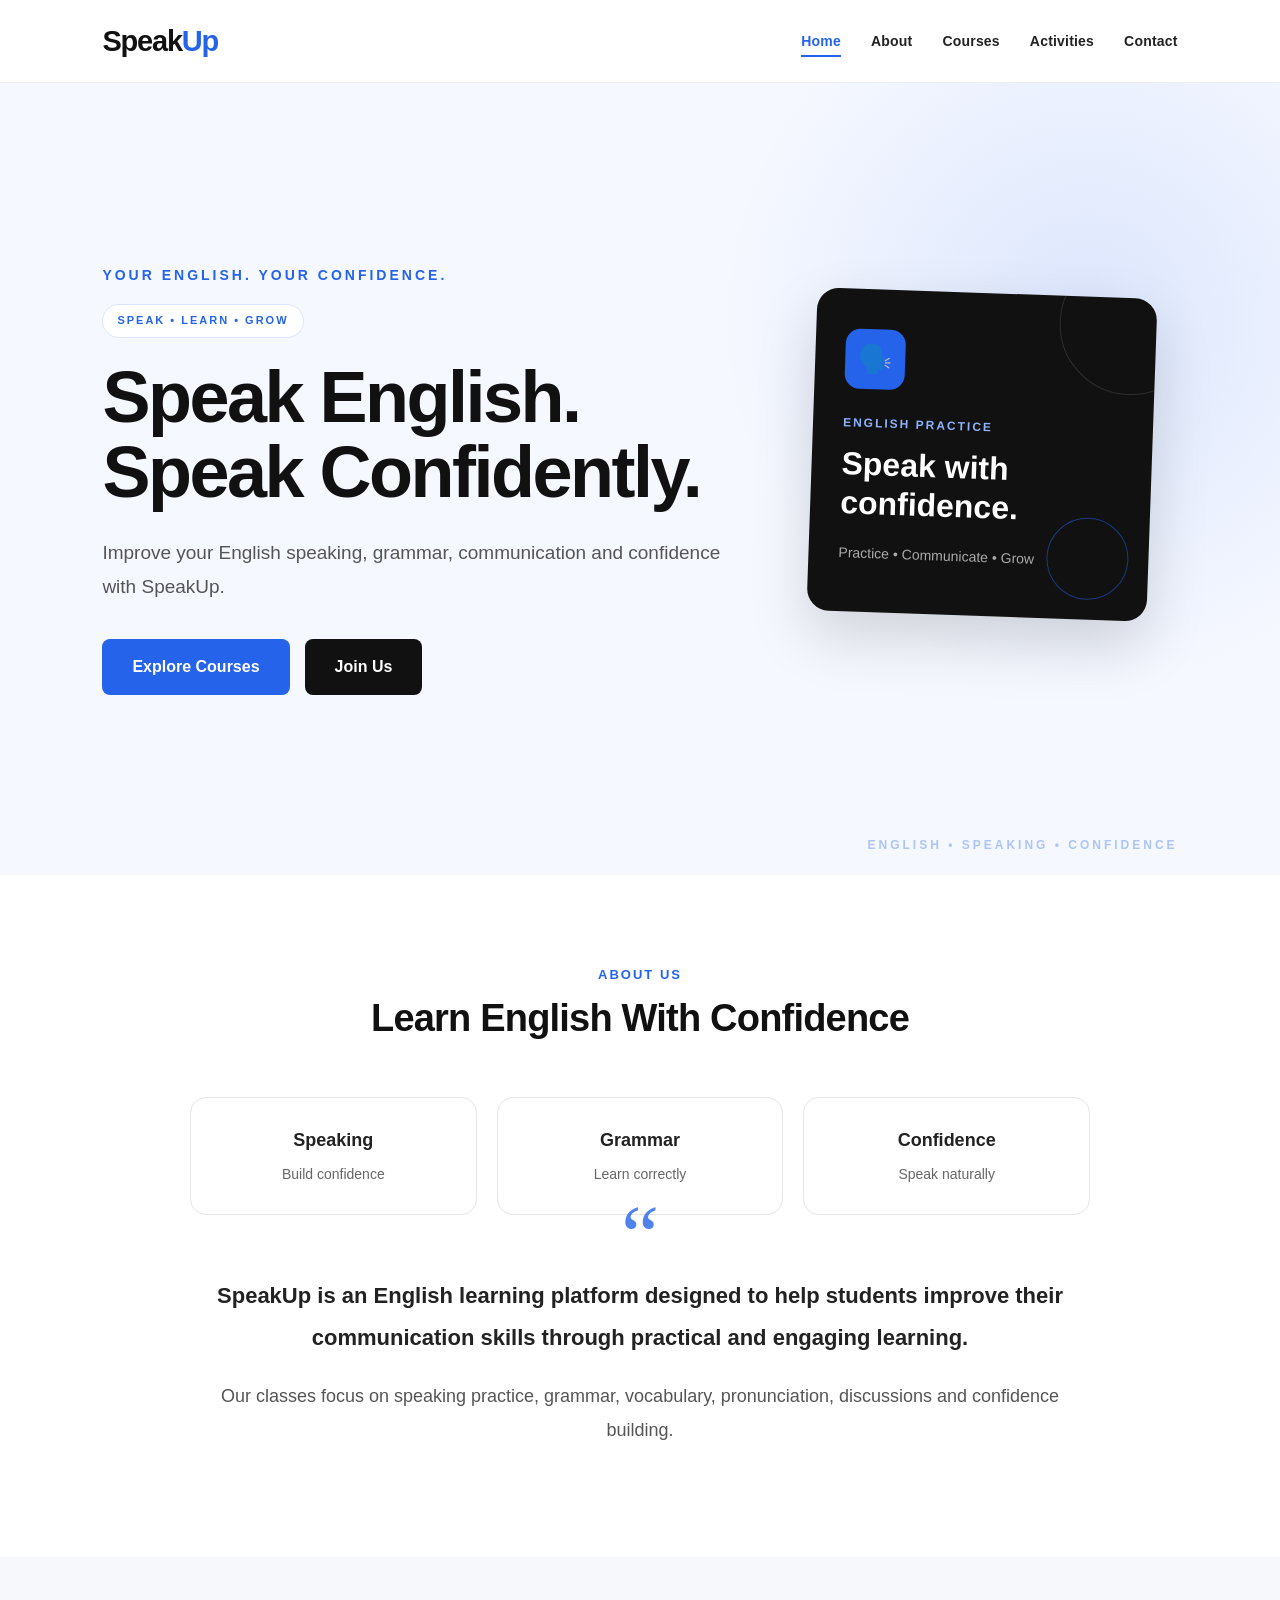
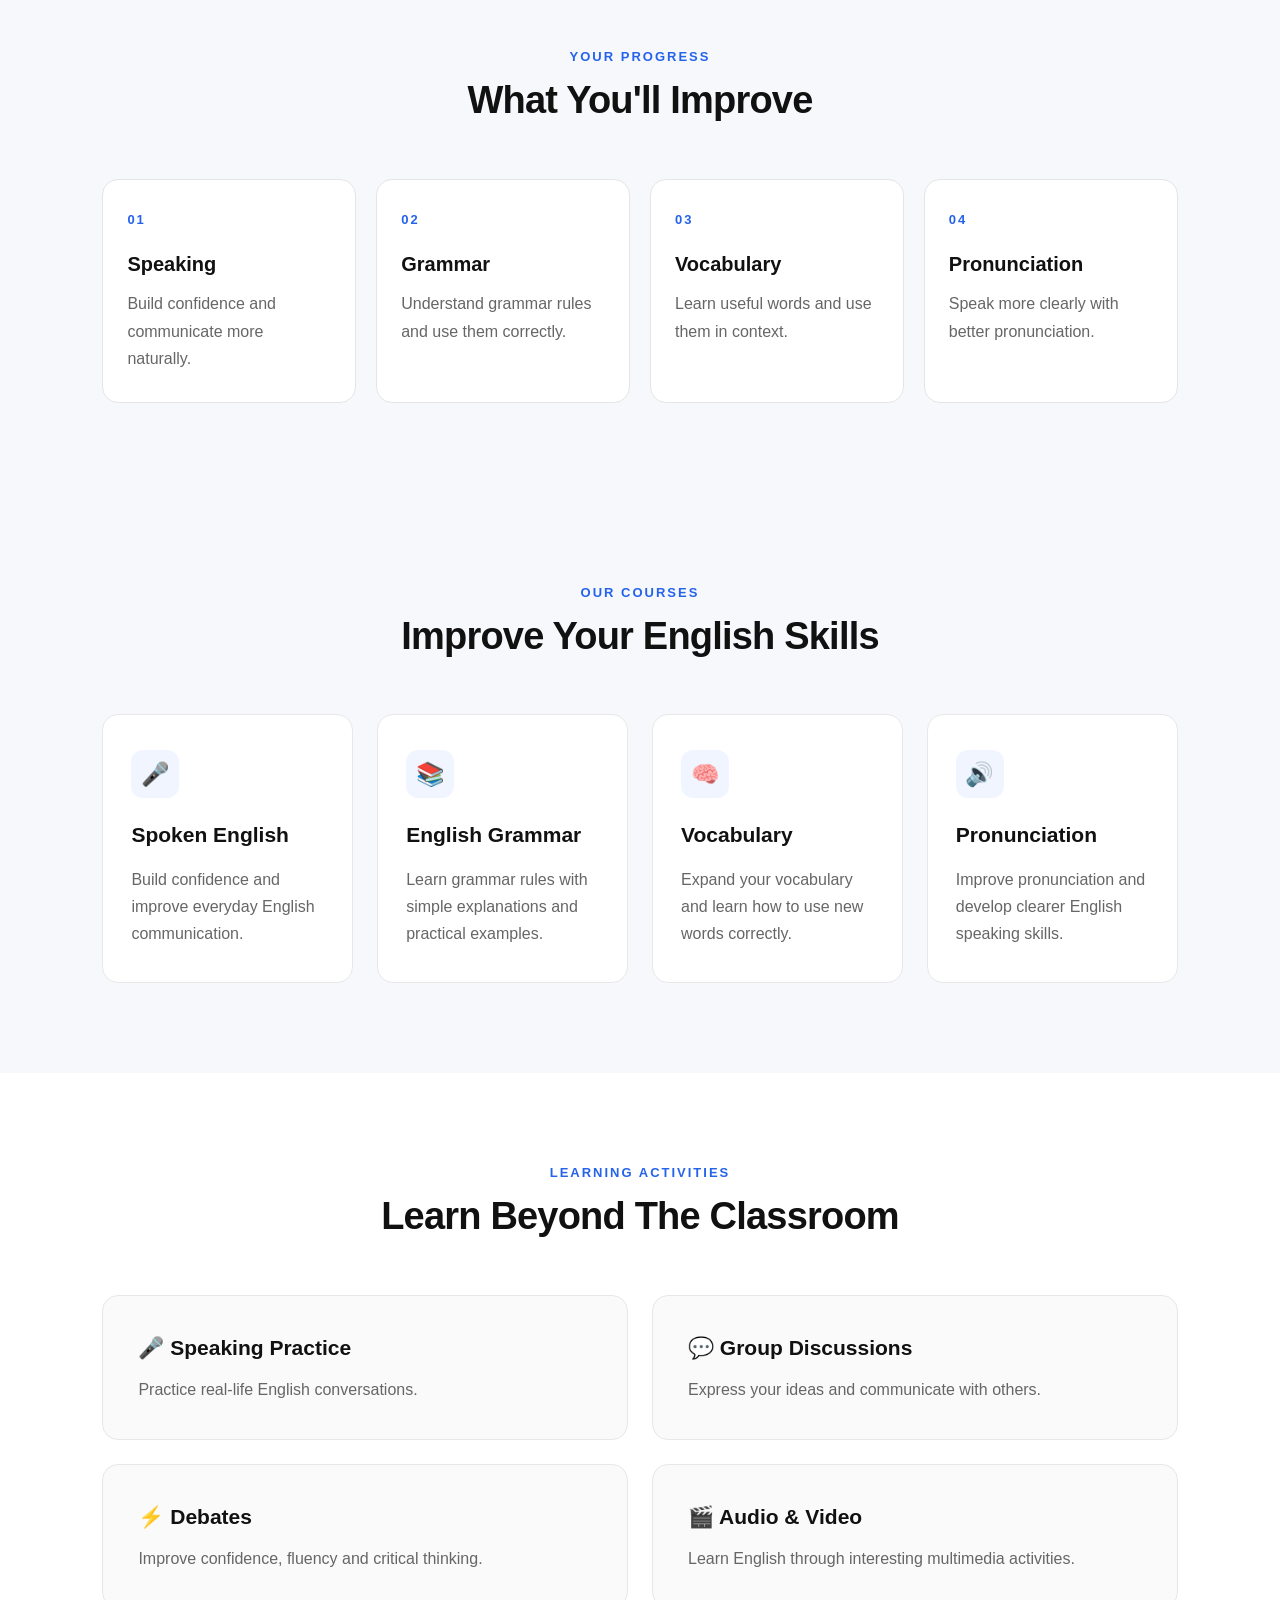
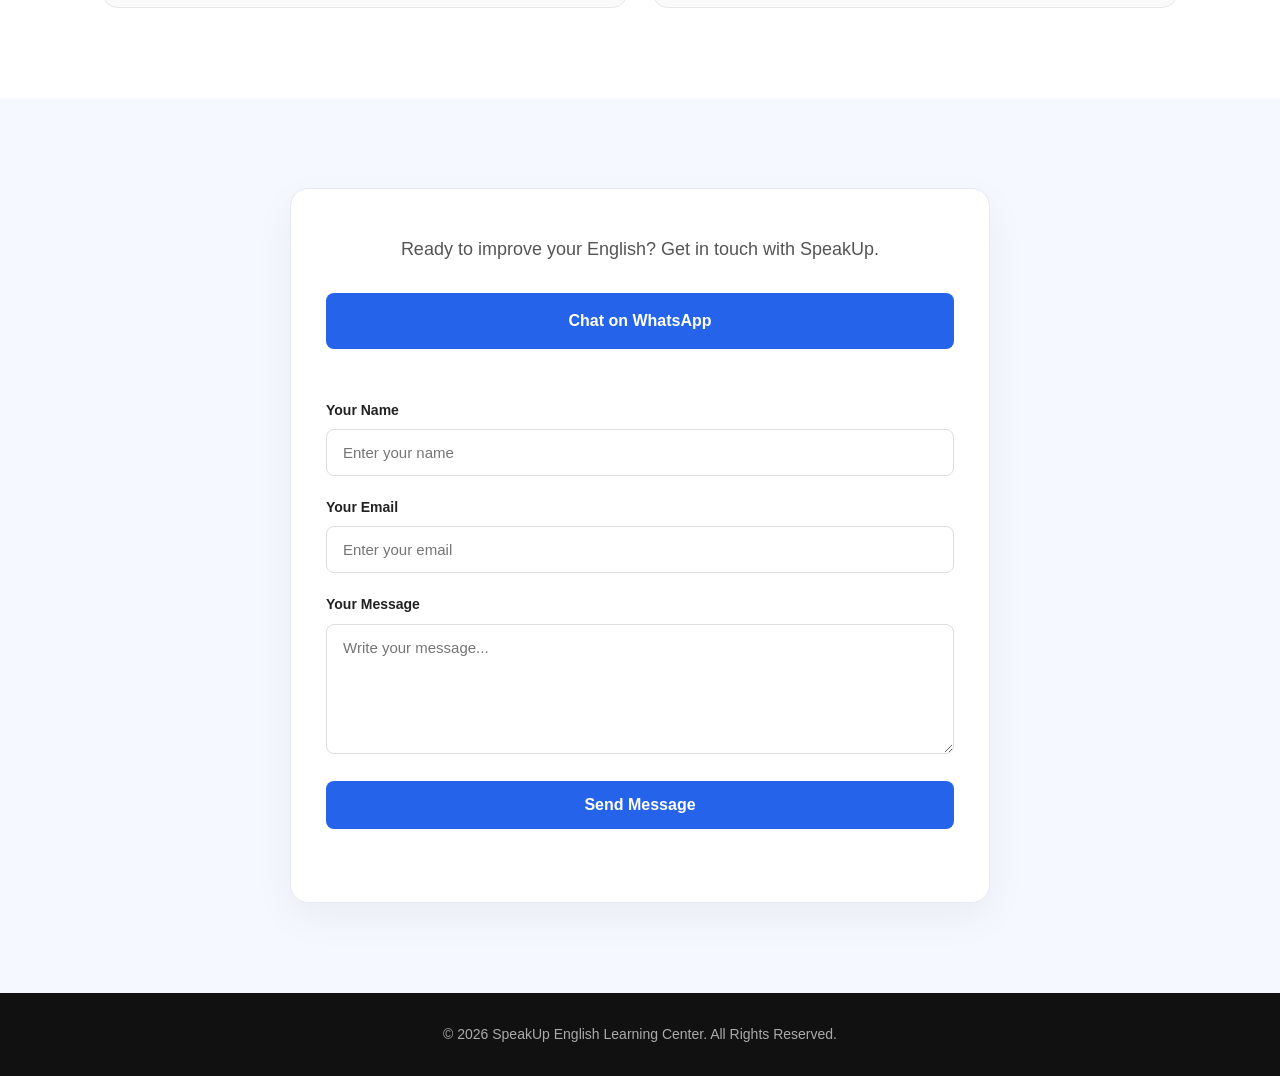
<file: index.html>
<!DOCTYPE html>
<html lang="en">
<head>
    <meta 
charset="UTF-8">
    <meta name="viewport" content="width=device-width, initial-scale=1.0">
    <link rel="stylesheet" href="style.css">

    <title>SpeakUp - English Learning Center</title>
    <link rel="icon" href="data:image/svg+xml,<svg xmlns=%22http://www.w3.org/2000/svg%22 viewBox=%220 0 100 100%22><text y=%22.9em%22 font-size=%2290%22>🗣️</text></svg>">
    
    <meta
        name="description"
        content="SpeakUp English Learning Center - Improve your English speaking, grammar and communication skills."
    >
</head>

<body>

    <!-- HEADER -->
    <header>
        <div class="logo">
            Speak<span>Up</span>
        </div>
        <button class="menu-toggle" id="menuToggle">
    ☰
</button>

        <nav>
            <a href="#home">Home</a>
            <a href="#about">About</a>
            <a href="#courses">Courses</a>
            <a href="#activities">Activities</a>
            <a href="#contact">Contact</a>
        </nav>
    </header>


    <!-- HOME / HERO SECTION -->
<main>

    <section id="home" class="hero">

        <div class="hero-content">

            <p class="small-heading">
                YOUR ENGLISH. YOUR CONFIDENCE.
            </p>

            <div class="hero-badge">
                SPEAK • LEARN • GROW
            </div>

            <h1>
                Speak English.
                <br>
                Speak Confidently.
            </h1>

            <p class="hero-text">
                Improve your English speaking, grammar,
                communication and confidence with SpeakUp.
            </p>

            <div class="hero-buttons">
                <a href="#courses">Explore Courses</a>
                <a href="#contact">Join Us</a>
            </div>

        </div>

        <div class="hero-visual">

            <div class="hero-visual-card">

                <div class="hero-visual-icon">🗣️</div>

                <p>ENGLISH PRACTICE</p>

                <h3>Speak with confidence.</h3>

                <span>Practice • Communicate • Grow</span>

            </div>

        </div>

    </section>
        <!-- ABOUT -->
        <section id="about" class="reveal">

            <div class="section-heading">
                <p>ABOUT US</p>
                <h2>Learn English With Confidence</h2>
            </div>
            <div class="about-highlights">

    <div class="highlight">
        <strong>Speaking</strong>
        <span>Build confidence</span>
    </div>

    <div class="highlight">
        <strong>Grammar</strong>
        <span>Learn correctly</span>
    </div>

    <div class="highlight">
        <strong>Confidence</strong>
        <span>Speak naturally</span>
    </div>

</div>

            <div class="about-content">

                <p>
                    SpeakUp is an English learning platform designed
                    to help students improve their communication skills
                    through practical and engaging learning.
                </p>

                <p>
                    Our classes focus on speaking practice, grammar,
                    vocabulary, pronunciation, discussions and
                    confidence building.
                </p>

            </div>

        </section>
        <!-- WHAT YOU'LL IMPROVE -->
<section id="improve" class="reveal">

    <div class="section-heading">
        <p>YOUR PROGRESS</p>
        <h2>What You'll Improve</h2>
    </div>

    <div class="improve-container">

        <div class="improve-card">
            <div class="improve-number">01</div>
            <h3>Speaking</h3>
            <p>Build confidence and communicate more naturally.</p>
        </div>

        <div class="improve-card">
            <div class="improve-number">02</div>
            <h3>Grammar</h3>
            <p>Understand grammar rules and use them correctly.</p>
        </div>

        <div class="improve-card">
            <div class="improve-number">03</div>
            <h3>Vocabulary</h3>
            <p>Learn useful words and use them in context.</p>
        </div>

        <div class="improve-card">
            <div class="improve-number">04</div>
            <h3>Pronunciation</h3>
            <p>Speak more clearly with better pronunciation.</p>
        </div>

    </div>

</section>


        <!-- COURSES -->
        <section id="courses" class="reveal">

            <div class="section-heading">
                <p>OUR COURSES</p>
                <h2>Improve Your English Skills</h2>
            </div>

            <div class="courses-container">

                <div class="course-card">
                    <div class="course-icon">🎤</div>
                    <h3>Spoken English</h3>
                    <p>
                        Build confidence and improve everyday
                        English communication.
                    </p>
                </div>

                <div class="course-card">
                    <div class="course-icon">📚</div>
                    <h3>English Grammar</h3>
                    <p>
                        Learn grammar rules with simple explanations
                        and practical examples.
                    </p>
                </div>

                <div class="course-card">
                    <div class="course-icon">🧠</div>
                    <h3>Vocabulary</h3>
                    <p>
                        Expand your vocabulary and learn how to
                        use new words correctly.
                    </p>
                </div>

                <div class="course-card">
                    <div class="course-icon">🔊</div>
                    <h3>Pronunciation</h3>
                    <p>
                        Improve pronunciation and develop clearer
                        English speaking skills.
                    </p>
                </div>

            </div>

        </section>


        <!-- ACTIVITIES -->
        <section id="activities" class="reveal">

            <div class="section-heading">
                <p>LEARNING ACTIVITIES</p>
                <h2>Learn Beyond The Classroom</h2>
            </div>

            <div class="activities-container">

                <div class="activity">
                    <h3>🎤 Speaking Practice</h3>
                    <p>
                        Practice real-life English conversations.
                    </p>
                </div>

                <div class="activity">
                    <h3>💬 Group Discussions</h3>
                    <p>
                        Express your ideas and communicate with others.
                    </p>
                </div>

                <div class="activity">
                    <h3>⚡ Debates</h3>
                    <p>
                        Improve confidence, fluency and critical thinking.
                    </p>
                </div>

                <div class="activity">
                    <h3>🎬 Audio & Video</h3>
                    <p>
                        Learn English through interesting multimedia activities.
                    </p>
                </div>

            </div>

        </section>
<!-- CONTACT -->
<section id="contact" class="reveal">

        <div class="contact-content">

    <p>
        Ready to improve your English?
        Get in touch with SpeakUp.
    </p>
    <a href="https://wa.me/923140330282" class="whatsapp-button">
    Chat on WhatsApp
</a>

    <form id="contactForm">

        <div class="form-group">
            <label for="name">Your Name</label>

            <input
                type="text"
                id="name"
                name="name"
                placeholder="Enter your name"
                required
            >
        </div>


        <div class="form-group">
            <label for="email">Your Email</label>

            <input
                type="email"
                id="email"
                name="email"
                placeholder="Enter your email"
                required
            >
        </div>


        <div class="form-group">
            <label for="message">Your Message</label>

            <textarea
                id="message"
                name="message"
                rows="5"
                placeholder="Write your message..."
                required
            ></textarea>
        </div>


        <button type="submit">
            Send Message
        </button>

        <p id="formMessage"></p>

    </form>

</div>
        </section>

    </main>
    <!-- =========================
     COURSE MODAL
========================= -->

<div class="course-modal" id="courseModal">

    <div class="course-modal-content">

        <button class="close-modal" id="closeModal">
            ×
        </button>

        <h2 id="modalTitle">
            Course
        </h2>

        <p id="modalDescription">
            Course information will appear here.
        </p>

        <a href="#contact" id="modalButton">
            Enquire Now
        </a>

    </div>

</div>
<!-- ACTIVITY MODAL -->

<div class="activity-modal" id="activityModal">

    <div class="activity-modal-content">

        <button class="close-activity-modal" id="closeActivityModal">
            ×
        </button>

        <h2 id="activityModalTitle">Activity</h2>

        <p id="activityModalDescription">
            Activity information will appear here.
        </p>

        <a href="#contact" id="activityModalButton">
            Join This Activity
        </a>

    </div>

</div>


    <!-- FOOTER -->
    <footer>

        <p>
            © 2026 SpeakUp English Learning Center.
            All Rights Reserved.
        </p>

    </footer>
    <script src="script.js"></script>

</body>
</html>
</file>
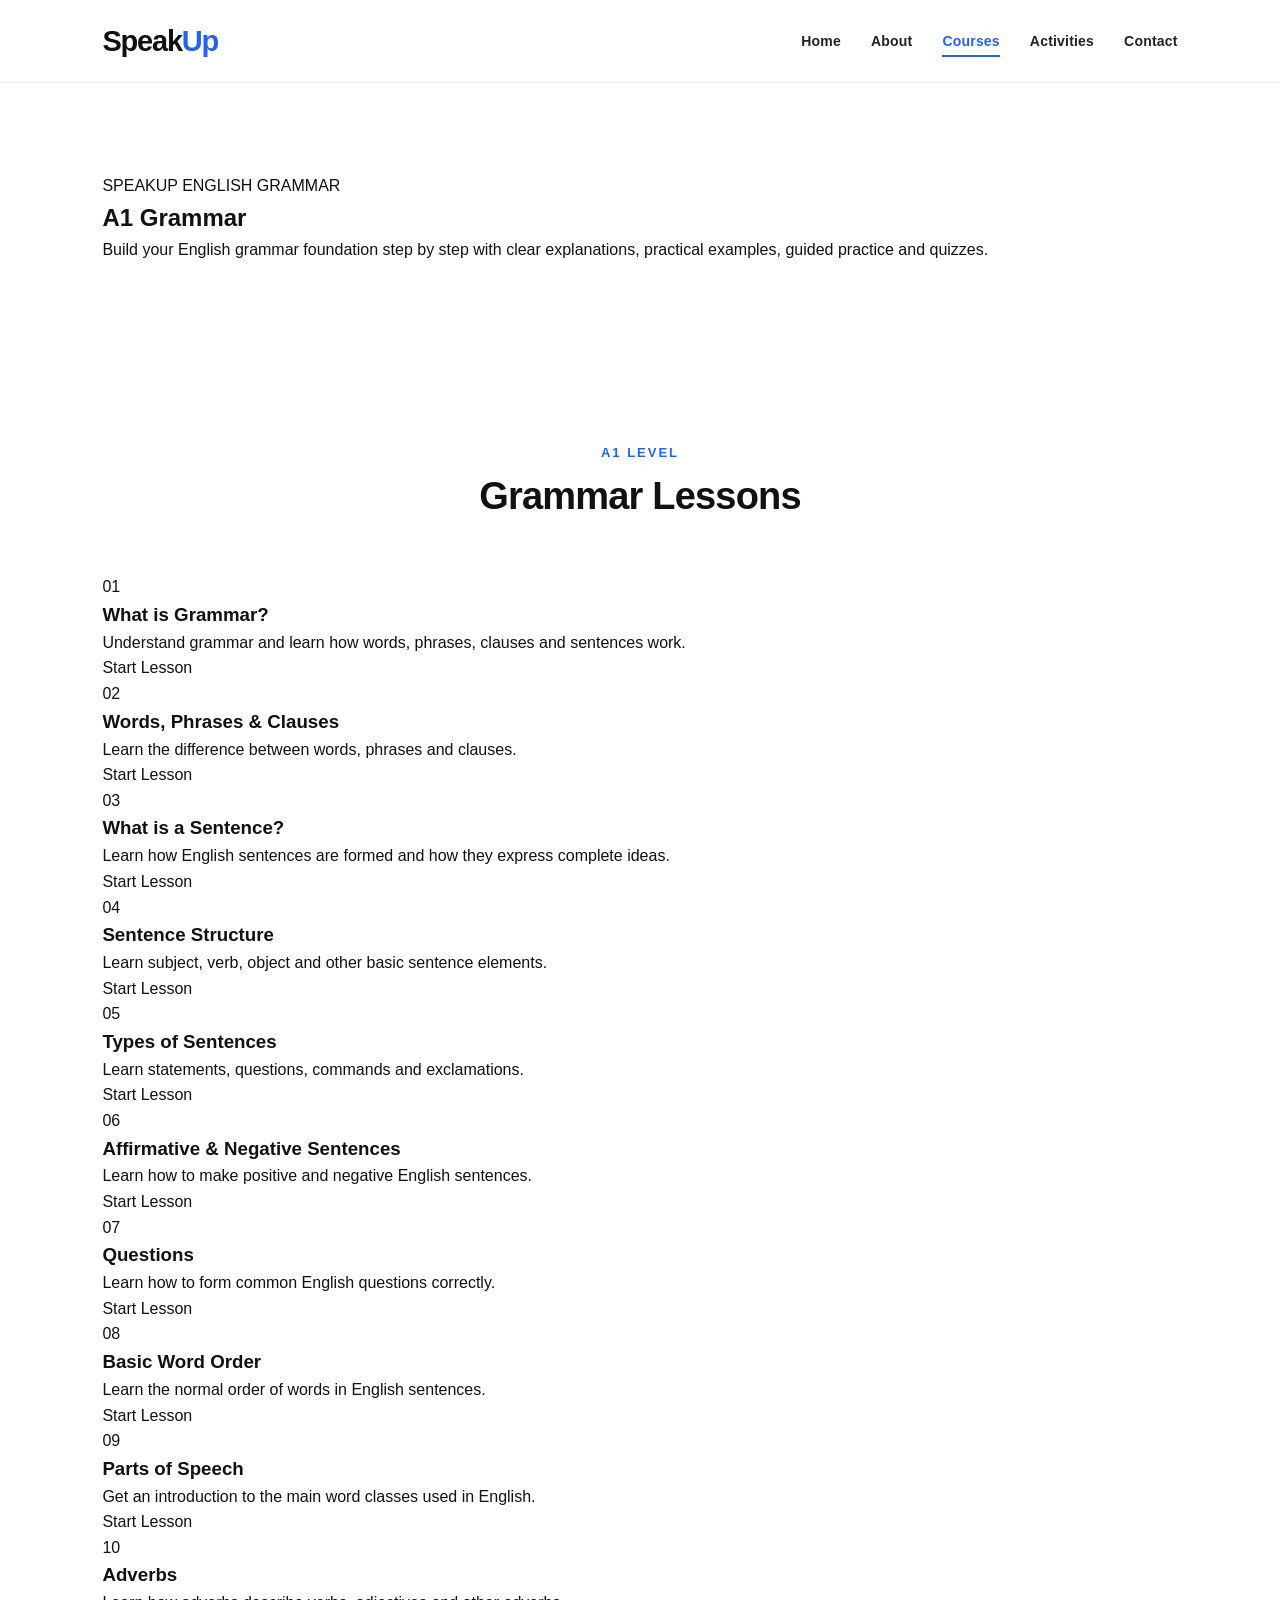
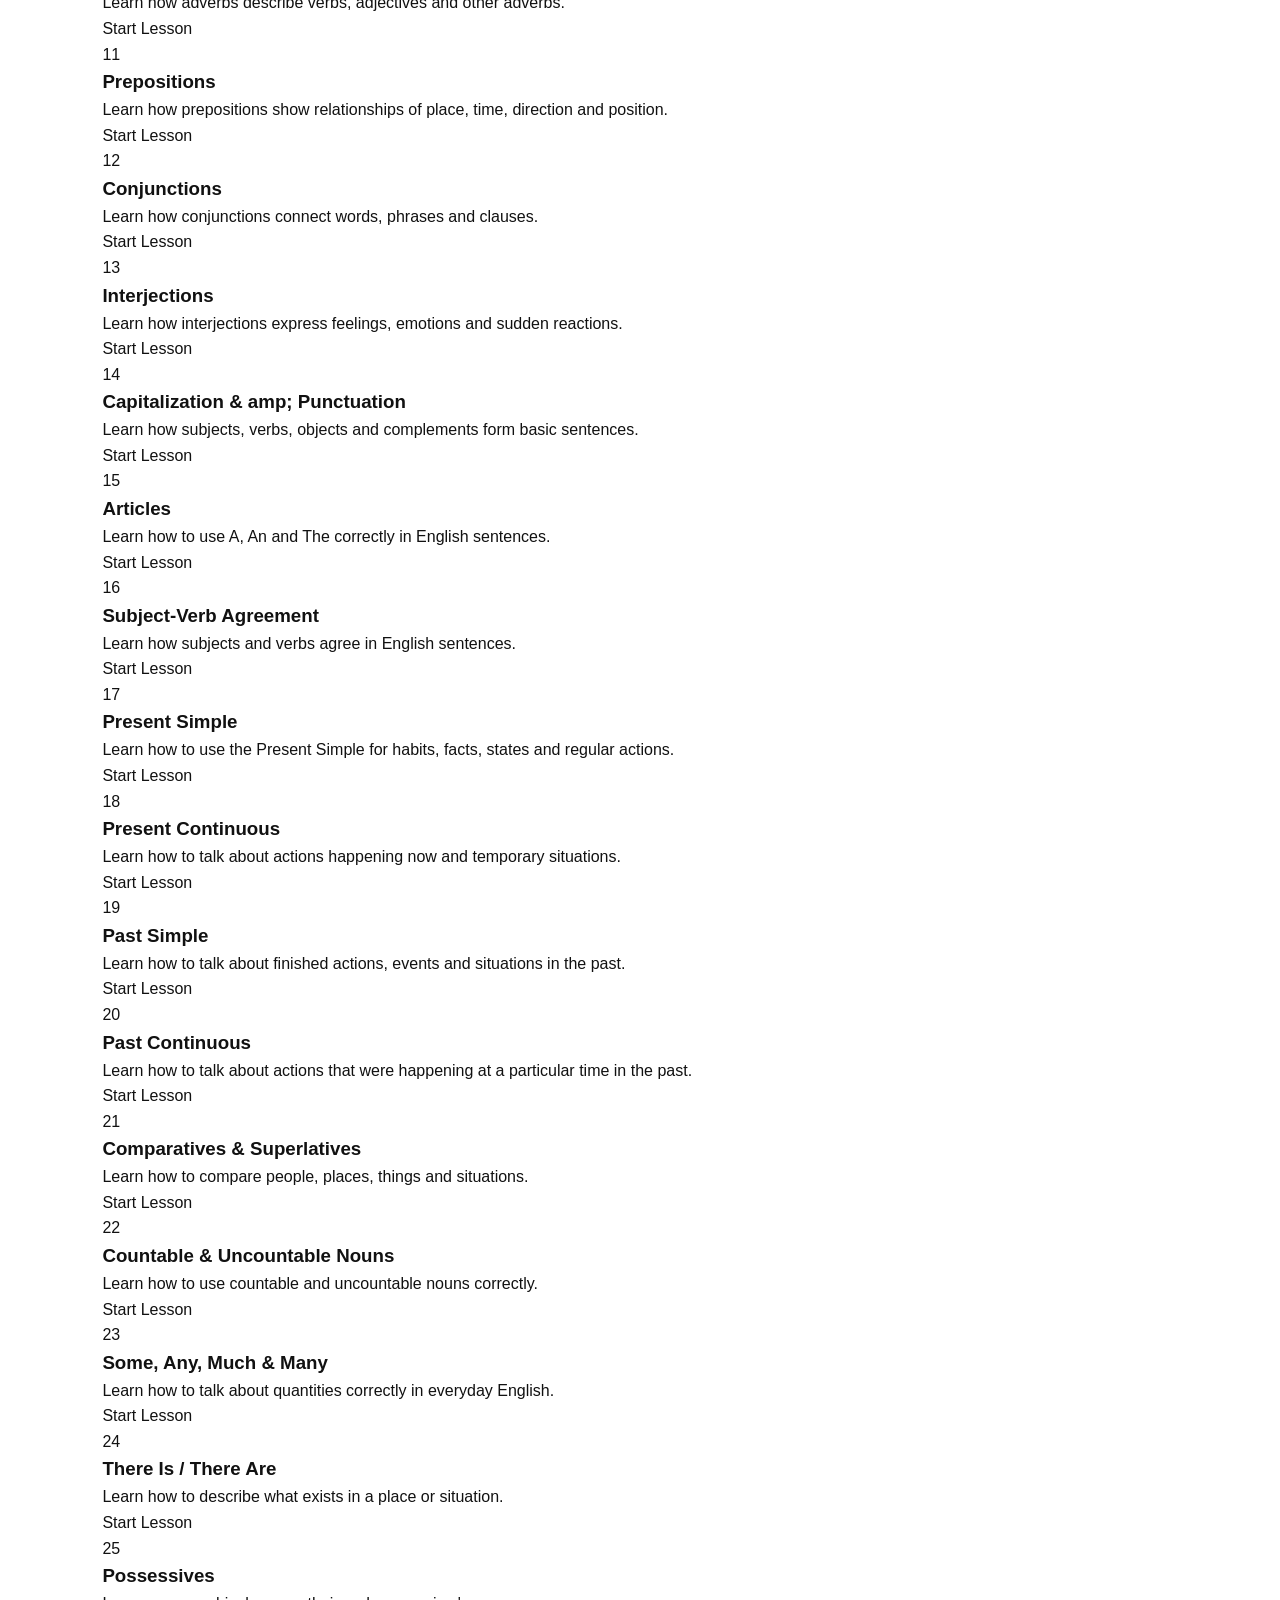
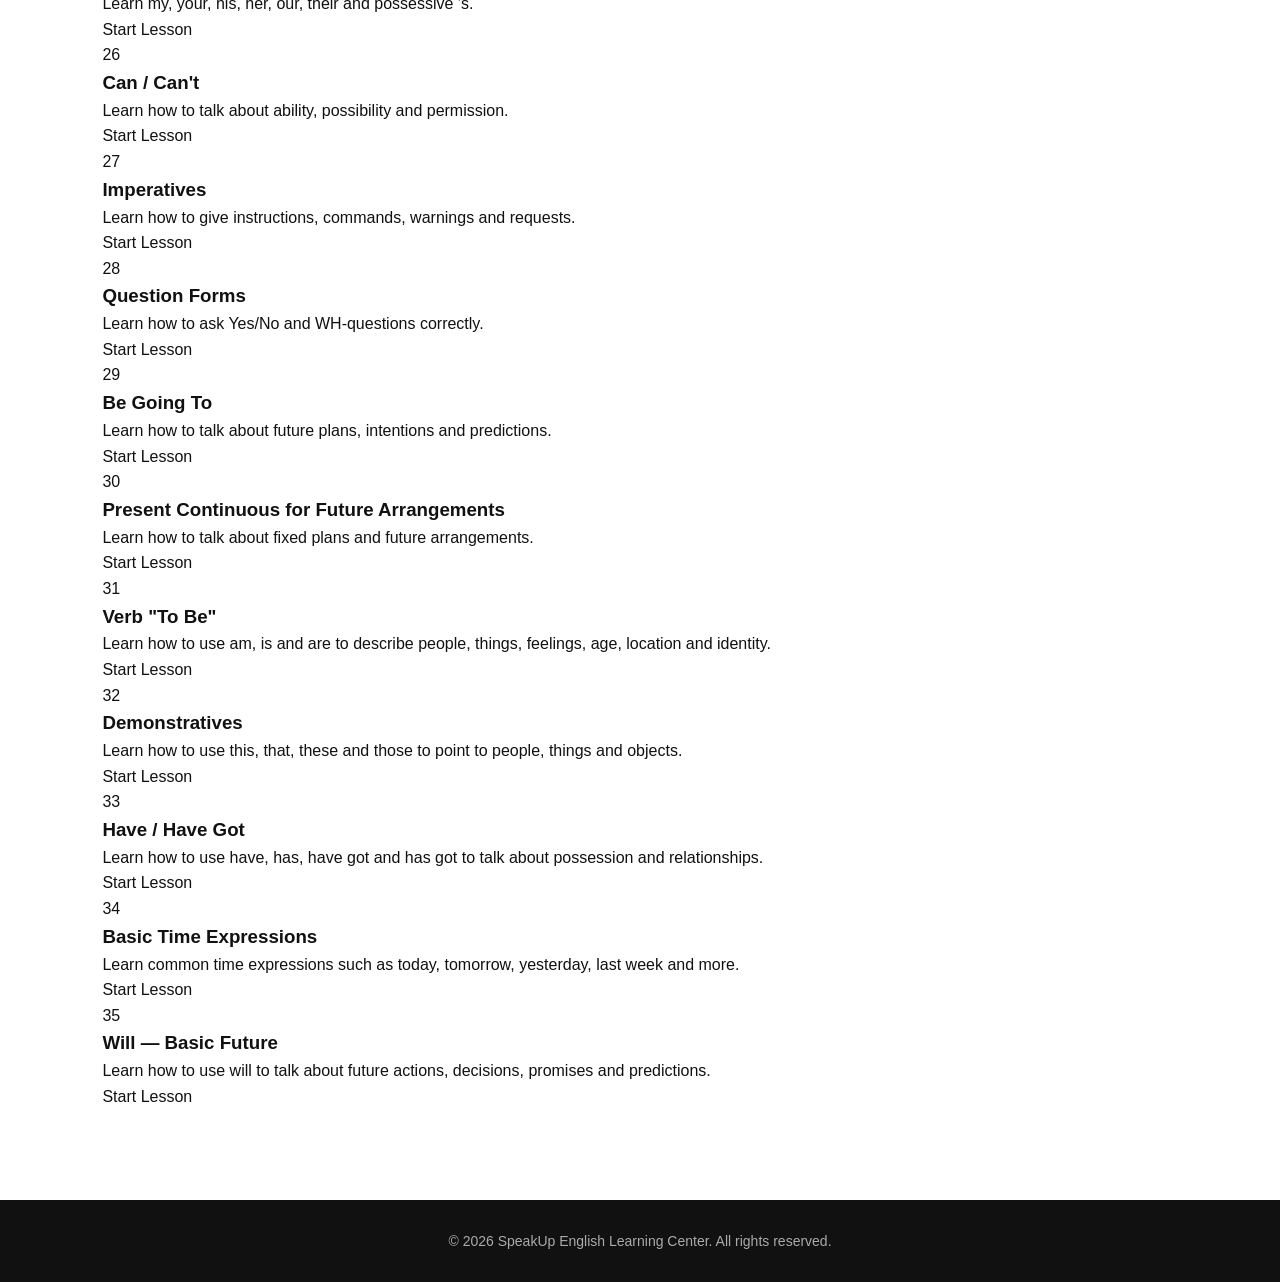
<file: a1-grammar.html>
<!DOCTYPE html>
<html lang="en">

<head>
    <meta charset="UTF-8">
    <meta name="viewport" content="width=device-width, initial-scale=1.0">

    <title>A1 English Grammar - SpeakUp</title>

    <link rel="stylesheet" href="style.css">
</head>

<body>

    <!-- =========================
         HEADER
    ========================== -->

    <header>

        <a href="index.html" class="logo">
            Speak<span>Up</span>
        </a>

        <nav>
            <a href="index.html">Home</a>
            <a href="index.html#about">About</a>
            <a href="index.html#courses" class="active">Courses</a>
            <a href="index.html#activities">Activities</a>
            <a href="index.html#contact">Contact</a>
        </nav>

    </header>


    <!-- =========================
         A1 HERO
    ========================== -->

    <section class="a1-hero">

        <div class="a1-hero-content">

            <p class="grammar-label">
                SPEAKUP ENGLISH GRAMMAR
            </p>

            <h1>A1 Grammar</h1>

            <p>
                Build your English grammar foundation step by step
                with clear explanations, practical examples,
                guided practice and quizzes.
            </p>

        </div>

    </section>


    <!-- =========================
         LESSONS
    ========================== -->

    <section class="a1-lessons">

        <div class="section-heading">

            <p>A1 LEVEL</p>

            <h2>Grammar Lessons</h2>

        </div>


        <div class="lessons-container">


            <!-- LESSON 1 -->

            <div class="lesson-card">

                <span class="lesson-number">01</span>

                <div class="lesson-card-content">

                    <h3>What is Grammar?</h3>

                    <p>
                        Understand grammar and learn how words,
                        phrases, clauses and sentences work.
                    </p>

                </div>

               <a href="./lesson-1-grammar.html" class="lesson-button">
    Start Lesson
</a>

            </div>


            <!-- LESSON 2 -->

            <div class="lesson-card">

                <span class="lesson-number">02</span>

                <div class="lesson-card-content">

                    <h3>Words, Phrases & Clauses</h3>

                    <p>
                        Learn the difference between words,
                        phrases and clauses.
                    </p>

                </div>

                <a href="lesson-2-words-phrases-clauses.html" class="lesson-button">
                    Start Lesson
                </a>

            </div>


            <!-- LESSON 3 -->

            <div class="lesson-card">

                <span class="lesson-number">03</span>

                <div class="lesson-card-content">

                    <h3>What is a Sentence?</h3>

                    <p>
                        Learn how English sentences are formed
                        and how they express complete ideas.
                    </p>

                </div>

                <a href="lesson-3-sentence.html" class="lesson-button">
                    Start Lesson
                </a>

            </div>


            <!-- LESSON 4 -->

            <div class="lesson-card">

                <span class="lesson-number">04</span>

                <div class="lesson-card-content">

                    <h3>Sentence Structure</h3>

                    <p>
                        Learn subject, verb, object and other
                        basic sentence elements.
                    </p>

                </div>

                <a href="lesson-4-sentence-structure.html" class="lesson-button">
                    Start Lesson
                </a>

            </div>


            <!-- LESSON 5 -->

            <div class="lesson-card">

                <span class="lesson-number">05</span>

                <div class="lesson-card-content">

                    <h3>Types of Sentences</h3>

                    <p>
                        Learn statements, questions, commands
                        and exclamations.
                    </p>

                </div>

                <a href="lesson-5-types-of-sentences.html" class="lesson-button">
                    Start Lesson
                </a>

            </div>


            <!-- LESSON 6 -->

            <div class="lesson-card">

                <span class="lesson-number">06</span>

                <div class="lesson-card-content">

                    <h3>Affirmative & Negative Sentences</h3>

                    <p>
                        Learn how to make positive and negative
                        English sentences.
                    </p>

                </div>

                <a href="./lesson-6-nouns.html" class="lesson-button">
                    Start Lesson
                </a>

            </div>


            <!-- LESSON 7 -->

            <div class="lesson-card">

                <span class="lesson-number">07</span>

                <div class="lesson-card-content">

                    <h3>Questions</h3>

                    <p>
                        Learn how to form common English questions
                        correctly.
                    </p>

                </div>

                <a href="lesson-7-pronouns.html" class="lesson-button">
                    Start Lesson
                </a>

            </div>


            <!-- LESSON 8 -->

            <div class="lesson-card">

                <span class="lesson-number">08</span>

                <div class="lesson-card-content">

                    <h3>Basic Word Order</h3>

                    <p>
                        Learn the normal order of words
                        in English sentences.
                    </p>

                </div>

                <a href="lesson-8-adjectives.html" class="lesson-button">
                    Start Lesson
                </a>

            </div>


            <!-- LESSON 9 -->

            <div class="lesson-card">

                <span class="lesson-number">09</span>

                <div class="lesson-card-content">

                    <h3>Parts of Speech</h3>

                    <p>
                        Get an introduction to the main word classes
                        used in English.
                    </p>

                </div>
<a href="./lesson-9-verb.html" class="lesson-button">
    Start Lesson
</a>
               

            </div>


            <!-- LESSON 10 -->

            <div class="lesson-card">

                <span class="lesson-number">10</span>

                <div class="lesson-card-content">

                    <h3>Adverbs</h3>

                    <p>
                        Learn how adverbs describe verbs,
                        adjectives and other adverbs.
                    </p>

                </div>

                <a href="lesson-10-adverbs.html" class="lesson-button">
                    Start Lesson
                </a>

            </div>


            <!-- LESSON 11 -->

            <div class="lesson-card">

                <span class="lesson-number">11</span>

                <div class="lesson-card-content">

                    <h3>Prepositions</h3>

                    <p>
                        Learn how prepositions show relationships
                        of place, time, direction and position.
                    </p>

                </div>

                <a href="lesson-11-prepositions.html" class="lesson-button">
                    Start Lesson
                </a>

            </div>


            <!-- LESSON 12 -->

            <div class="lesson-card">

                <span class="lesson-number">12</span>

                <div class="lesson-card-content">

                    <h3>Conjunctions</h3>

                    <p>
                        Learn how conjunctions connect words,
                        phrases and clauses.
                    </p>

                </div>

                <a href="lesson-12-conjunctions.html" class="lesson-button">
                    Start Lesson
                </a>

            </div>


            <!-- LESSON 13 -->

            <div class="lesson-card">

                <span class="lesson-number">13</span>

                <div class="lesson-card-content">

                    <h3>Interjections</h3>

                    <p>
                        Learn how interjections express feelings,
                        emotions and sudden reactions.
                    </p>

                </div>

                <a href="lesson-13-interjections.html" class="lesson-button">
                    Start Lesson
                </a>

            </div>


            <!-- LESSON 14 -->

            <div class="lesson-card">

                <span class="lesson-number">14</span>

                <div class="lesson-card-content">

                    <h3>Capitalization & amp; Punctuation</h3>

                    <p>
                        Learn how subjects, verbs, objects and
                        complements form basic sentences.
                    </p>

                </div>

                <a href="./lesson-14-capitalization-punctuation.html" class="lesson-button">
                    Start Lesson
                </a>

            </div>


            <!-- LESSON 15 -->

            <div class="lesson-card">

                <span class="lesson-number">15</span>

                <div class="lesson-card-content">

                    <h3>Articles</h3>

                    <p>
                        Learn how to use A, An and The correctly
                        in English sentences.
                    </p>

                </div>

                <a href="lesson-15-articles.html" class="lesson-button">
                    Start Lesson
                </a>

            </div>


            <!-- LESSON 16 -->

            <div class="lesson-card">

                <span class="lesson-number">16</span>

                <div class="lesson-card-content">

                    <h3>Subject-Verb Agreement</h3>

                    <p>
                        Learn how subjects and verbs agree
                        in English sentences.
                    </p>

                </div>

                <a href="lesson-16-subject-verb-agreement.html" class="lesson-button">
                    Start Lesson
                </a>

            </div>


            <!-- LESSON 17 -->

            <div class="lesson-card">

                <span class="lesson-number">17</span>

                <div class="lesson-card-content">

                    <h3>Present Simple</h3>

                    <p>
                        Learn how to use the Present Simple for
                        habits, facts, states and regular actions.
                    </p>

                </div>

                <a href="lesson-17-present-simple.html" class="lesson-button">
                    Start Lesson
                </a>

            </div>


            <!-- LESSON 18 -->

            <div class="lesson-card">

                <span class="lesson-number">18</span>

                <div class="lesson-card-content">

                    <h3>Present Continuous</h3>

                    <p>
                        Learn how to talk about actions happening
                        now and temporary situations.
                    </p>

                </div>

                <a href="lesson-18-present-continuous.html" class="lesson-button">
                    Start Lesson
                </a>

            </div>


            <!-- LESSON 19 -->

            <div class="lesson-card">

                <span class="lesson-number">19</span>

                <div class="lesson-card-content">

                    <h3>Past Simple</h3>

                    <p>
                        Learn how to talk about finished actions,
                        events and situations in the past.
                    </p>

                </div>

                <a href="lesson-19-past-simple.html" class="lesson-button">
                    Start Lesson
                </a>

            </div>


            <!-- LESSON 20 -->

            <div class="lesson-card">

                <span class="lesson-number">20</span>

                <div class="lesson-card-content">

                    <h3>Past Continuous</h3>

                    <p>
                        Learn how to talk about actions that were
                        happening at a particular time in the past.
                    </p>

                </div>

                <a href="lesson-20-past-continuous.html" class="lesson-button">
                    Start Lesson
                </a>

            </div>


            <!-- LESSON 21 -->

            <div class="lesson-card">

                <span class="lesson-number">21</span>

                <div class="lesson-card-content">

                    <h3>Comparatives & Superlatives</h3>

                    <p>
                        Learn how to compare people, places,
                        things and situations.
                    </p>

                </div>

                <a href="lesson-21-comparatives-superlatives.html" class="lesson-button">
                    Start Lesson
                </a>

            </div>


            <!-- LESSON 22 -->

            <div class="lesson-card">

                <span class="lesson-number">22</span>

                <div class="lesson-card-content">

                    <h3>Countable & Uncountable Nouns</h3>

                    <p>
                        Learn how to use countable and
                        uncountable nouns correctly.
                    </p>

                </div>

                <a href="lesson-22-countable-uncountable.html" class="lesson-button">
                    Start Lesson
                </a>

            </div>


            <!-- LESSON 23 -->

            <div class="lesson-card">

                <span class="lesson-number">23</span>

                <div class="lesson-card-content">

                    <h3>Some, Any, Much & Many</h3>

                    <p>
                        Learn how to talk about quantities
                        correctly in everyday English.
                    </p>

                </div>

                <a href="lesson-23-some-any-much-many.html" class="lesson-button">
                    Start Lesson
                </a>

            </div>


            <!-- LESSON 24 -->

            <div class="lesson-card">

                <span class="lesson-number">24</span>

                <div class="lesson-card-content">

                    <h3>There Is / There Are</h3>

                    <p>
                        Learn how to describe what exists
                        in a place or situation.
                    </p>

                </div>

                <a href="lesson-24-there-is-there-are.html" class="lesson-button">
                    Start Lesson
                </a>

            </div>


            <!-- LESSON 25 -->

            <div class="lesson-card">

                <span class="lesson-number">25</span>

                <div class="lesson-card-content">

                    <h3>Possessives</h3>

                    <p>
                        Learn my, your, his, her, our, their
                        and possessive 's.
                    </p>

                </div>

                <a href="lesson-25-possessives.html" class="lesson-button">
                    Start Lesson
                </a>

            </div>


            <!-- LESSON 26 -->

            <div class="lesson-card">

                <span class="lesson-number">26</span>

                <div class="lesson-card-content">

                    <h3>Can / Can't</h3>

                    <p>
                        Learn how to talk about ability,
                        possibility and permission.
                    </p>

                </div>

                <a href="lesson-26-can-cant.html" class="lesson-button">
                    Start Lesson
                </a>

            </div>


            <!-- LESSON 27 -->

            <div class="lesson-card">

                <span class="lesson-number">27</span>

                <div class="lesson-card-content">

                    <h3>Imperatives</h3>

                    <p>
                        Learn how to give instructions,
                        commands, warnings and requests.
                    </p>

                </div>

                <a href="lesson-27-imperatives.html" class="lesson-button">
                    Start Lesson
                </a>

            </div>


            <!-- LESSON 28 -->

            <div class="lesson-card">

                <span class="lesson-number">28</span>

                <div class="lesson-card-content">

                    <h3>Question Forms</h3>

                    <p>
                        Learn how to ask Yes/No and WH-questions
                        correctly.
                    </p>

                </div>

                <a href="lesson-28-question-forms.html" class="lesson-button">
                    Start Lesson
                </a>

            </div>


            <!-- LESSON 29 -->

            <div class="lesson-card">

                <span class="lesson-number">29</span>

                <div class="lesson-card-content">

                    <h3>Be Going To</h3>

                    <p>
                        Learn how to talk about future plans,
                        intentions and predictions.
                    </p>

                </div>

                <a href="lesson-29-be-going-to.html" class="lesson-button">
                    Start Lesson
                </a>

            </div>


            <!-- LESSON 30 -->

            <div class="lesson-card">

                <span class="lesson-number">30</span>

                <div class="lesson-card-content">

                    <h3>Present Continuous for Future Arrangements</h3>

                    <p>
                        Learn how to talk about fixed plans
                        and future arrangements.
                    </p>

                </div>

                <a href="lesson-30-present-continuous-future.html" class="lesson-button">
                    Start Lesson
                </a>

            </div>


            <!-- LESSON 31 -->

            <div class="lesson-card">

                <span class="lesson-number">31</span>

                <div class="lesson-card-content">

                    <h3>Verb "To Be"</h3>

                    <p>
                        Learn how to use am, is and are to describe
                        people, things, feelings, age, location and identity.
                    </p>

                </div>

                <a href="lesson-31-to-be.html" class="lesson-button">
                    Start Lesson
                </a>

            </div>


            <!-- LESSON 32 -->

            <div class="lesson-card">

                <span class="lesson-number">32</span>

                <div class="lesson-card-content">

                    <h3>Demonstratives</h3>

                    <p>
                        Learn how to use this, that, these and those
                        to point to people, things and objects.
                    </p>

                </div>

                <a href="demonstratives.html" class="lesson-button">
                    Start Lesson
                </a>

            </div>


            <!-- LESSON 33 -->

            <div class="lesson-card">

                <span class="lesson-number">33</span>

                <div class="lesson-card-content">

                    <h3>Have / Have Got</h3>

                    <p>
                        Learn how to use have, has, have got and
                        has got to talk about possession and relationships.
                    </p>

                </div>

                <a href="have-have-got.html" class="lesson-button">
                    Start Lesson
                </a>

            </div>


            <!-- LESSON 34 -->

            <div class="lesson-card">

                <span class="lesson-number">34</span>

                <div class="lesson-card-content">

                    <h3>Basic Time Expressions</h3>

                    <p>
                        Learn common time expressions such as
                        today, tomorrow, yesterday, last week and more.
                    </p>

                </div>

                <a href="basic-time-expressions.html" class="lesson-button">
                    Start Lesson
                </a>

            </div>


            <!-- LESSON 35 -->

            <div class="lesson-card">

                <span class="lesson-number">35</span>

                <div class="lesson-card-content">

                    <h3>Will — Basic Future</h3>

                    <p>
                        Learn how to use will to talk about future
                        actions, decisions, promises and predictions.
                    </p>

                </div>

                <a href="will.html" class="lesson-button">
                    Start Lesson
                </a>

            </div>


        </div>

    </section>


    <!-- =========================
         FOOTER
    ========================== -->

    <footer>

        <p>
            © 2026 SpeakUp English Learning Center.
            All rights reserved.
        </p>

    </footer>


</body>

</html>
</file>
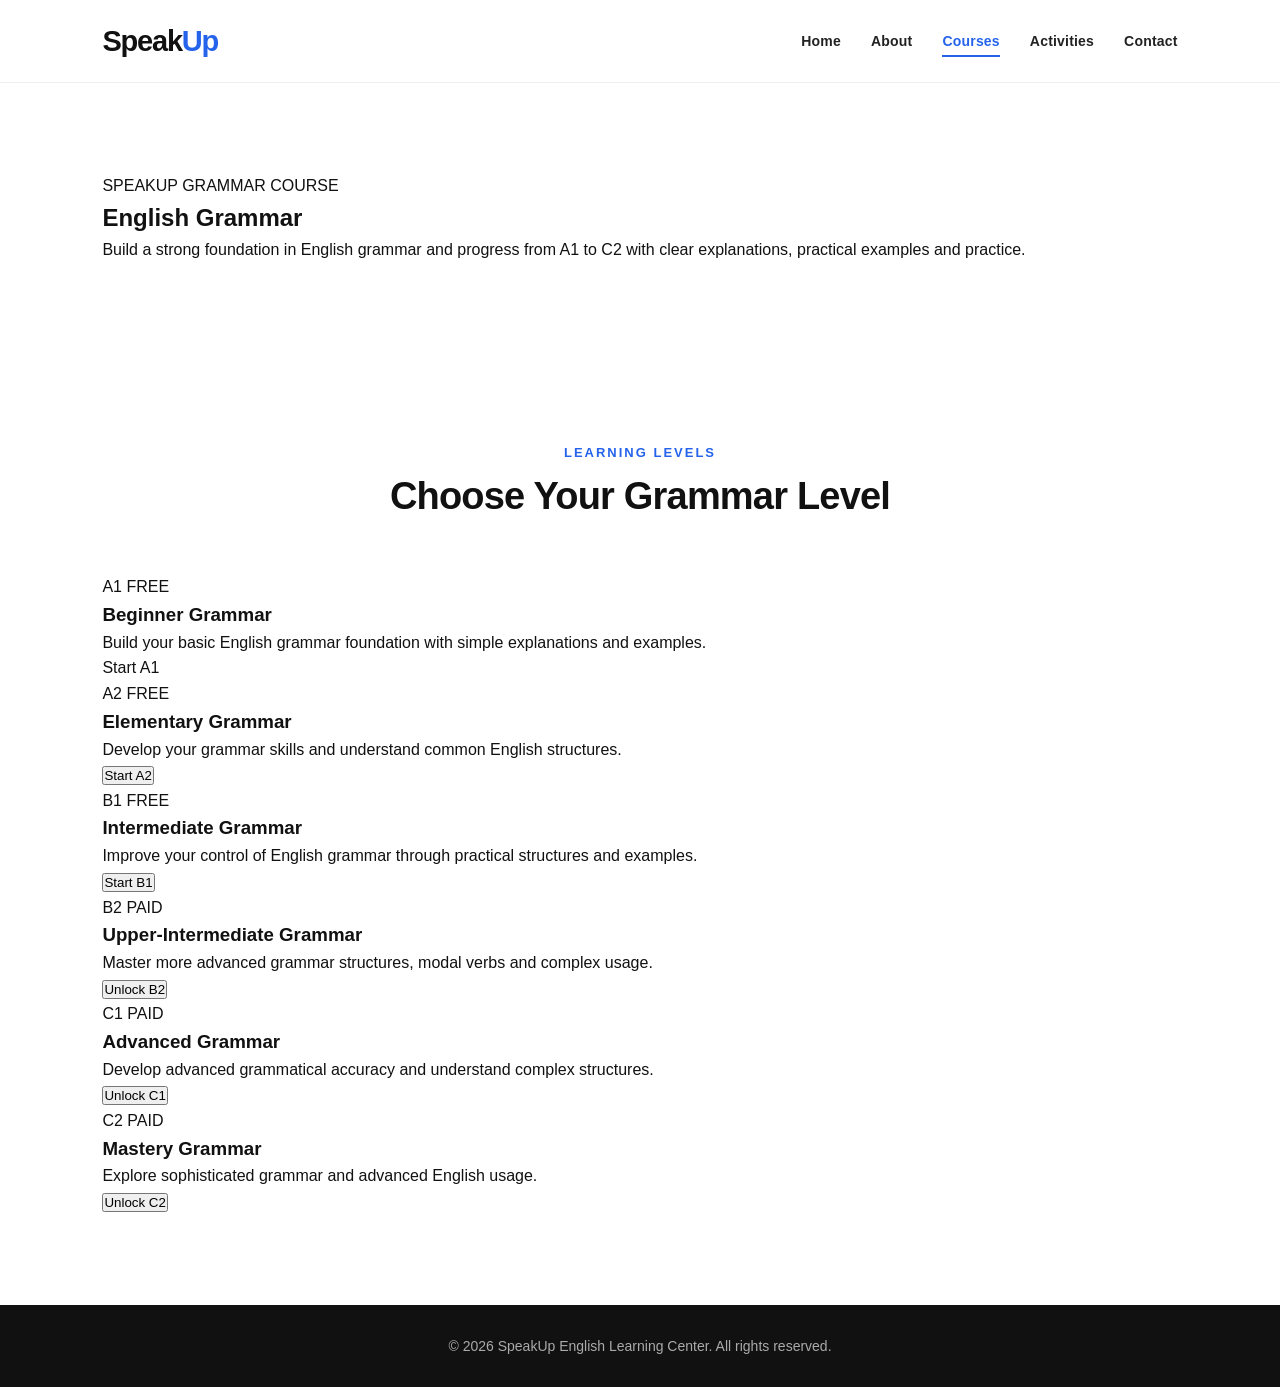
<file: grammar.html>
<!DOCTYPE html>
<html lang="en">
<head>
    <meta charset="UTF-8">
    <meta name="viewport" content="width=device-width, initial-scale=1.0">

    <title>English Grammar Course - SpeakUp</title>

    <link rel="stylesheet" href="style.css">
</head>

<body>

    <!-- HEADER -->
    <header>

        <a href="index.html" class="logo">
            Speak<span>Up</span>
        </a>

        <nav>
            <a href="index.html">Home</a>
            <a href="index.html#about">About</a>
            <a href="index.html#courses" class="active">Courses</a>
            <a href="index.html#activities">Activities</a>
            <a href="index.html#contact">Contact</a>
        </nav>

    </header>


    <!-- GRAMMAR HERO -->
    <section class="grammar-hero">

        <div class="grammar-hero-content">

            <p class="grammar-label">SPEAKUP GRAMMAR COURSE</p>

            <h1>English Grammar</h1>

            <p>
                Build a strong foundation in English grammar
                and progress from A1 to C2 with clear explanations,
                practical examples and practice.
            </p>

        </div>

    </section>


    <!-- LEVELS -->
    <section class="grammar-levels">

        <div class="section-heading">

            <p>LEARNING LEVELS</p>

            <h2>Choose Your Grammar Level</h2>

        </div>


        <div class="levels-container">


            <!-- A1 -->
            <div class="level-card free-level">

                <div class="level-top">
                    <span class="level-badge">A1</span>
                    <span class="access-badge">FREE</span>
                </div>

                <h3>Beginner Grammar</h3>

                <p>
                    Build your basic English grammar foundation
                    with simple explanations and examples.
                </p>
                 <a href="a1-grammar.html" class="level-button">
    Start A1
</a>
            </div>


            <!-- A2 -->
            <div class="level-card free-level">

                <div class="level-top">
                    <span class="level-badge">A2</span>
                    <span class="access-badge">FREE</span>
                </div>

                <h3>Elementary Grammar</h3>

                <p>
                    Develop your grammar skills and understand
                    common English structures.
                </p>

                <button class="level-button">
                    Start A2
                </button>

            </div>


            <!-- B1 -->
            <div class="level-card free-level">

                <div class="level-top">
                    <span class="level-badge">B1</span>
                    <span class="access-badge">FREE</span>
                </div>

                <h3>Intermediate Grammar</h3>

                <p>
                    Improve your control of English grammar
                    through practical structures and examples.
                </p>

                <button class="level-button">
                    Start B1
                </button>

            </div>


            <!-- B2 -->
            <div class="level-card paid-level">

                <div class="level-top">
                    <span class="level-badge">B2</span>
                    <span class="access-badge paid-badge">PAID</span>
                </div>

                <h3>Upper-Intermediate Grammar</h3>

                <p>
                    Master more advanced grammar structures,
                    modal verbs and complex usage.
                </p>

                <button class="level-button paid-button">
                    Unlock B2
                </button>

            </div>


            <!-- C1 -->
            <div class="level-card paid-level">

                <div class="level-top">
                    <span class="level-badge">C1</span>
                    <span class="access-badge paid-badge">PAID</span>
                </div>

                <h3>Advanced Grammar</h3>

                <p>
                    Develop advanced grammatical accuracy
                    and understand complex structures.
                </p>

                <button class="level-button paid-button">
                    Unlock C1
                </button>

            </div>


            <!-- C2 -->
            <div class="level-card paid-level">

                <div class="level-top">
                    <span class="level-badge">C2</span>
                    <span class="access-badge paid-badge">PAID</span>
                </div>

                <h3>Mastery Grammar</h3>

                <p>
                    Explore sophisticated grammar and
                    advanced English usage.
                </p>

                <button class="level-button paid-button">
                    Unlock C2
                </button>

            </div>

        </div>

    </section>


    <!-- FOOTER -->
    <footer>

        <p>
            © 2026 SpeakUp English Learning Center.
            All rights reserved.
        </p>

    </footer>


</body>
</html>
</file>
<file: style.css>
/* =========================
   RESET
========================= */

* {
    margin: 0;
    padding: 0;
    box-sizing: border-box;
}

html {
    scroll-behavior: smooth;
}

body {
    font-family: Arial, Helvetica, sans-serif;
    line-height: 1.6;
    color: #111;
    background: #fff;
}

a {
    text-decoration: none;
    color: inherit;
}


/* =========================
   HEADER
========================= */

header {
    width: 100%;
    padding: 18px 8%;
    display: flex;
    justify-content: space-between;
    align-items: center;
    background: #fff;
    border-bottom: 1px solid #eee;
    position: sticky;
    top: 0;
    z-index: 1000;
}

.logo {
    font-size: 29px;
    font-weight: 800;
    letter-spacing: -1.2px;
}

.logo span {
    color: #2563eb;
}

nav {
    display: flex;
    gap: 30px;
}

nav a {
    font-size: 14px;
    font-weight: 600;
    color: #222;
    position: relative;
    padding: 5px 0;
    letter-spacing: 0.2px;
    transition: color 0.3s ease;
}

nav a::after {
    content: "";
    position: absolute;
    left: 0;
    bottom: 0;
    width: 0;
    height: 2px;
    background: #2563eb;
    transition: width 0.3s ease;
}

nav a:hover {
    color: #2563eb;
}
nav a.active {
    color: #2563eb;
}

nav a.active::after {
    width: 100%;
}

nav a:hover::after {
    width: 100%;
}


/* =========================
   PROFESSIONAL HERO
========================= */

.hero {
    min-height: 88vh;
    display: flex;
    align-items: center;
    padding: 100px 8%;
    background:
        radial-gradient(circle at 85% 30%, rgba(37, 99, 235, 0.12), transparent 30%),
        #f5f8ff;
    position: relative;
    overflow: hidden;
}
.hero::after {
    content: "ENGLISH • SPEAKING • CONFIDENCE";
    position: absolute;
    right: 8%;
    bottom: 60px;
    font-size: 12px;
    font-weight: 700;
    letter-spacing: 3px;
    color: rgba(37, 99, 235, 0.35);
}

.hero-content {
    max-width: 760px;
    position: relative;
    z-index: 2;
}

.small-heading {
    color: #2563eb;
    font-size: 14px;
    font-weight: 800;
    letter-spacing: 3px;
    margin-bottom: 18px;
}
.hero-badge {
    display: inline-block;
    margin-bottom: 22px;
    padding: 7px 14px;
    border: 1px solid #dbe5ff;
    border-radius: 50px;
    background: #fff;
    color: #2563eb;
    font-size: 11px;
    font-weight: 700;
    letter-spacing: 2px;
}

.hero h1 {
    font-size: clamp(45px, 6vw, 72px);
    line-height: 1.05;
    letter-spacing: -2.5px;
    margin-bottom: 25px;
    font-weight: 800;
}

.hero-text {
    max-width: 620px;
    font-size: 19px;
    line-height: 1.8;
    color: #555;
    margin-bottom: 35px;
}

.hero-buttons {
    display: flex;
    gap: 15px;
    flex-wrap: wrap;
}

.hero-buttons a {
    padding: 15px 30px;
    border-radius: 8px;
    font-weight: 700;
    background: #2563eb;
    color: #fff;
    transition: all 0.3s ease;
}

.hero-buttons a:hover {
    background: #174bb5;
    transform: translateY(-3px);
    box-shadow: 0 10px 25px rgba(37, 99, 235, 0.25);
}

.hero-buttons a:last-child {
    background: #111;
}

.hero-buttons a:last-child:hover {
    background: #333;
}
.hero {
    gap: 60px;
}

.hero-content {
    flex: 1;
    max-width: 650px;
}

.hero-visual {
    flex: 0 0 340px;
    display: flex;
    justify-content: center;
    align-items: center;

}

.hero-visual-card {
    width: 100%;
    padding: 40px 30px;
    background: #111;
    color: #fff;
    border-radius: 22px;
    box-shadow: 0 25px 60px rgba(0, 0, 0, 0.15);
    transform: rotate(2deg);
    transition: all 0.3s ease;
}

.hero-visual-card:hover {
    transform: rotate(0deg) translateY(-8px);
}

.hero-visual-icon {
    width: 60px;
    height: 60px;
    display: flex;
    align-items: center;
    justify-content: center;
    background: #2563eb;
    border-radius: 15px;
    font-size: 28px;
    margin-bottom: 25px;
}

.hero-visual-card p {
    color: #8db2ff;
    font-size: 12px;
    font-weight: 800;
    letter-spacing: 2px;
    margin-bottom: 12px;
}

.hero-visual-card h3 {
    font-size: 32px;
    line-height: 1.2;
    margin-bottom: 20px;
}

.hero-visual-card span {
    display: block;
    color: #aaa;
    font-size: 14px;
    position: relative;
    z-index: 10;
    margin-top: 10px;
    padding-bottom: 20px;
}

/* =========================
   GENERAL SECTIONS
========================= */

section {
    padding: 90px 8%;
}

.section-heading {
    text-align: center;
    max-width: 700px;
    margin: 0 auto 55px;
}

.section-heading p {
    color: #2563eb;
    font-size: 13px;
    font-weight: 700;
    letter-spacing: 2px;
    margin-bottom: 10px;
}
.section-heading h2 {
    font-size: 38px;
    line-height: 1.2;
    letter-spacing: -0.8px;
}

/* =========================
   PROFESSIONAL ABOUT
========================= */

#about {
    background: #fff;
}

.about-content {
    max-width: 850px;
    margin: auto;
    text-align: center;
    position: relative;
}

.about-content::before {
    content: "“";
    display: block;
    font-size: 85px;
    line-height: 40px;
    color: #2563eb;
    font-family: Georgia, serif;
    margin-bottom: 30px;
    opacity: 0.8;
}
.about-content {
    padding-top: 35px;
}

.about-content::before {
    margin-top: -35px;
    margin-bottom: 20px;
}

.about-content p {
    font-size: 18px;
    line-height: 1.9;
    color: #555;
    margin-bottom: 20px;
}

.about-content p:first-of-type {
    font-size: 22px;
    font-weight: 600;
    color: #222;
}
.about-highlights {
    max-width: 900px;
    margin: 45px auto 0;
    display: grid;
    grid-template-columns: repeat(3, 1fr);
    gap: 20px;
}

.highlight {
    padding: 28px 20px;
    background: #fff;
    border: 1px solid #e5e5e5;
    border-radius: 16px;
    text-align: center;
    position: relative;
    overflow: hidden;
    transition: all 0.3s ease;
}

.highlight::before {
    content: "";
    position: absolute;
    top: 0;
    left: 0;
    width: 100%;
    height: 3px;
    background: #2563eb;
    transform: scaleX(0);
    transform-origin: left;
    transition: transform 0.3s ease;
}

.highlight:hover {
    transform: translateY(-6px);
    border-color: #d5d5d5;
    box-shadow: 0 15px 35px rgba(0, 0, 0, 0.07);
}

.highlight:hover::before {
    transform: scaleX(1);
}

.highlight strong {
    display: block;
    margin-bottom: 6px;
    font-size: 18px;
    color: #222;
}

.highlight span {
    font-size: 14px;
    color: #666;
}


/* =========================
   PROFESSIONAL COURSES
========================= */

#courses {
    background: #f7f8fc;
}

.courses-container {
    max-width: 1150px;
    margin: auto;
    display: grid;
    grid-template-columns: repeat(4, 1fr);
    gap: 24px;
}

.course-card {
    background: #fff;
    padding: 35px 28px;
    border-radius: 16px;
    border: 1px solid #e8e8e8;
    position: relative;
    overflow: hidden;
    cursor: pointer;
    transition: all 0.3s ease;
}
.course-icon {
    width: 48px;
    height: 48px;
    display: flex;
    align-items: center;
    justify-content: center;
    margin-bottom: 20px;
    border-radius: 12px;
    background: #f0f5ff;
    font-size: 23px;
}

.course-card::before {
    content: "";
    position: absolute;
    top: 0;
    left: 0;
    width: 100%;
    height: 4px;
    background: #2563eb;
    transform: scaleX(0);
    transform-origin: left;
    transition: 0.3s ease;
}

.course-card:hover {
    transform: translateY(-8px);
    box-shadow: 0 18px 40px rgba(0, 0, 0, 0.08);
    border-color: #d8d8d8;
}

.course-card:hover::before {
    transform: scaleX(1);
}

.course-card h3 {
    font-size: 21px;
    margin-bottom: 14px;
}

.course-card p {
    color: #666;
    line-height: 1.7;
}


/* Course numbers */

.course-card::after {
    content: "EXPLORE →";
    position: absolute;
    right: 20px;
    top: 18px;
    font-size: 10px;
    font-weight: 800;
    letter-spacing: 1px;
    color: #b8b8b8;
    opacity: 0;
    transform: translateX(-5px);
    transition: all 0.3s ease;
}

.course-card:hover::after {
    opacity: 1;
    transform: translateX(0);
}

/* Responsive Courses */

@media (max-width: 900px) {

    .courses-container {
        grid-template-columns: repeat(2, 1fr);
    }

}

@media (max-width: 600px) {

    .courses-container {
        grid-template-columns: 1fr;
    }

    .course-card {
        padding: 30px 25px;
    }

}

/* =========================
   PROFESSIONAL ACTIVITIES
========================= */

#activities {
    background: #fff;
}

.activities-container {
    max-width: 1100px;
    margin: auto;
    display: grid;
    grid-template-columns: repeat(2, 1fr);
    gap: 24px;
}

.activity {
    padding: 35px;
    background: #fafafa;
    border: 1px solid #e7e7e7;
    border-radius: 16px;
    position: relative;
    overflow: hidden;
    cursor: pointer;
    transition: all 0.3s ease;
}

.activity::before {
    content: "";
    position: absolute;
    left: 0;
    top: 0;
    width: 4px;
    height: 100%;
    background: #2563eb;
    transform: scaleY(0);
    transform-origin: top;
    transition: 0.3s ease;
}

.activity:hover {
    transform: translateY(-6px);
    background: #fff;
    border-color: #d9d9d9;
    box-shadow: 0 15px 35px rgba(0, 0, 0, 0.07);
}

.activity:hover::before {
    transform: scaleY(1);
}

.activity h3 {
    font-size: 21px;
    margin-bottom: 12px;
}

.activity p {
    color: #666;
    line-height: 1.7;
}


/* Mobile */

@media (max-width: 600px) {

    .activities-container {
        grid-template-columns: 1fr;
    }

    .activity {
        padding: 30px 25px;
    }

}
/* =========================
   PROFESSIONAL CONTACT
========================= */

#contact {
    background: #f5f8ff;
}

.contact-content {
    max-width: 650px;
    margin: auto;
    text-align: center;
    background: #fff;
    padding: 45px 35px;
    border-radius: 18px;
    border: 1px solid #e5e9f2;
    box-shadow: 0 15px 40px rgba(0, 0, 0, 0.05);
}

.contact-content p {
    color: #555;
    font-size: 18px;
    line-height: 1.7;
    margin-bottom: 28px;
}

.contact-content a {
    display: inline-block;
    background: #2563eb;
    color: #fff;
    padding: 15px 32px;
    border-radius: 8px;
    font-weight: 700;
    transition: all 0.3s ease;
}

.contact-content a:hover {
    background: #174bb5;
    transform: translateY(-3px);
    box-shadow: 0 10px 25px rgba(37, 99, 235, 0.25);
}
@media (max-width: 600px) {

    .hero {
        flex-direction: column;
        align-items: flex-start;
        gap: 45px;
        padding: 70px 8%;
    }

    .hero-content {
        max-width: 100%;
    }

    .hero-visual {
        width: 100%;
        flex: none;
    }

    .hero-visual-card {
        width: 100%;
        transform: none;
    }

    .hero-visual-card h3 {
        font-size: 28px;
    }

}


/* Mobile */

@media (max-width: 600px) {

    .contact-content {
        padding: 35px 22px;
    }

    .contact-content p {
        font-size: 16px;
    }

}
/* =========================
   PROFESSIONAL FOOTER
========================= */

footer {
    background: #111;
    color: #fff;
    text-align: center;
    padding: 30px 8%;
}

footer p {
    font-size: 14px;
    color: #aaa;
    line-height: 1.6;
}
/* =========================
   RESPONSIVE DESIGN
========================= */

@media (max-width: 900px) {

    header {
        padding: 18px 5%;
    }

    nav {
        gap: 15px;
    }

    .hero {
        padding: 70px 5%;
    }

    .hero h1 {
        font-size: 50px;
    }

    section {
        padding: 80px 5%;
    }

    .courses-container {
        grid-template-columns: repeat(2, 1fr);
    }
}


@media (max-width: 600px) {

    header {
        flex-direction: column;
        gap: 15px;
    }

    nav {
        flex-wrap: wrap;
        justify-content: center;
    }

    .hero {
        min-height: 75vh;
        text-align: center;
    }

    .hero h1 {
        font-size: 40px;
    }

    .hero-text {
        font-size: 16px;
    }

    .hero-buttons {
        justify-content: center;
        flex-wrap: wrap;
    }

    .section-heading h2 {
        font-size: 32px;
    }

    .courses-container {
        grid-template-columns: 1fr;
    }

    .activities-container {
        grid-template-columns: 1fr;
    }
}
/* =========================
   MOBILE MENU BUTTON
========================= */

.menu-toggle {
    display: none;
    border: none;
    background: transparent;
    font-size: 28px;
    cursor: pointer;
}


/* =========================
   MOBILE NAVIGATION
========================= */

@media (max-width: 600px) {

    header {
        position: sticky;
        top: 0;
        flex-direction: row;
        justify-content: space-between;
        align-items: center;
    }

    .menu-toggle {
        display: block;
    }

    nav {
        display: none;
        position: absolute;
        top: 100%;
        left: 0;
        width: 100%;
        background: #fff;
        flex-direction: column;
        gap: 0;
        border-top: 1px solid #eee;
        box-shadow: 0 8px 20px rgba(0, 0, 0, 0.08);
    }

    nav.active {
        display: flex;
    }

    nav a {
        width: 100%;
        padding: 15px 8%;
        border-bottom: 1px solid #eee;
    }

    nav a:hover {
        background: #f5f8ff;
    }
}
/* =========================
   SCROLL REVEAL
========================= */

.reveal {
    opacity: 0;
    transform: translateY(40px);
    transition: opacity 0.8s ease, transform 0.8s ease;
}

.reveal.show {
    opacity: 1;
    transform: translateY(0);
}
/* =========================
   COURSE MODAL
========================= */

.course-modal {
    position: fixed;
    inset: 0;
    background: rgba(0, 0, 0, 0.65);
    display: none;
    align-items: center;
    justify-content: center;
    padding: 20px;
    z-index: 2000;
}

.course-modal.active {
    display: flex;
}

.course-modal-content {
    width: 100%;
    max-width: 550px;
    background: #fff;
    border-radius: 18px;
    padding: 45px 35px;
    position: relative;
    text-align: center;
    box-shadow: 0 25px 60px rgba(0, 0, 0, 0.2);
    animation: modalOpen 0.3s ease;
}

.course-modal-content h2 {
    font-size: 30px;
    margin-bottom: 15px;
}

.course-modal-content p {
    color: #666;
    line-height: 1.8;
    margin-bottom: 25px;
}

.course-modal-content a {
    display: inline-block;
    padding: 13px 28px;
    background: #2563eb;
    color: #fff;
    border-radius: 8px;
    font-weight: 700;
}

.course-modal-content a:hover {
    background: #174bb5;
}

.close-modal {
    position: absolute;
    top: 12px;
    right: 18px;
    border: none;
    background: transparent;
    font-size: 32px;
    cursor: pointer;
    color: #555;
}

.close-modal:hover {
    color: #111;
}


/* Modal animation */

@keyframes modalOpen {

    from {
        opacity: 0;
        transform: translateY(20px) scale(0.95);
    }

    to {
        opacity: 1;
        transform: translateY(0) scale(1);
    }

}
/* =========================
   CONTACT FORM
========================= */

#contact .contact-content {
    max-width: 700px;
}

#contactForm {
    margin-top: 30px;
    text-align: left;
}

.form-group {
    margin-bottom: 20px;
}

.form-group label {
    display: block;
    margin-bottom: 8px;
    font-size: 14px;
    font-weight: 700;
    color: #222;
}

.form-group input,
.form-group textarea {
    width: 100%;
    padding: 14px 16px;
    border: 1px solid #ddd;
    border-radius: 8px;
    background: #fff;
    font-family: inherit;
    font-size: 15px;
    outline: none;
    transition: all 0.3s ease;
}

.form-group input:focus,
.form-group textarea:focus {
    border-color: #2563eb;
    box-shadow: 0 0 0 3px rgba(37, 99, 235, 0.1);
}

.form-group textarea {
    resize: vertical;
    min-height: 130px;
}

#contactForm button {
    width: 100%;
    border: none;
    padding: 15px;
    border-radius: 8px;
    background: #2563eb;
    color: #fff;
    font-family: inherit;
    font-size: 16px;
    font-weight: 700;
    cursor: pointer;
    transition: all 0.3s ease;
}
.whatsapp-button {
    display: block;
    width: 100%;
    margin-bottom: 20px;
    padding: 15px;
    border-radius: 8px;
    background: #111;
    color: #fff;
    text-align: center;
    font-weight: 700;
    transition: all 0.3s ease;
}

.whatsapp-button {
    display: block;
    width: 100%;
    margin-bottom: 20px;
    padding: 15px;
    border-radius: 8px;
    background: #111;
    color: #fff;
    text-align: center;
    font-weight: 700;
    transition: all 0.3s ease;
}
.whatsapp-button {
    display: block;
    width: 100%;
    margin-bottom: 20px;
    padding: 15px;
    border-radius: 8px;
    background: #111;
    color: #fff;
    text-align: center;
    font-weight: 700;
    transition: all 0.3s ease;
    .whatsapp-button {
    display: block;
    width: 100%;
    margin-bottom: 20px;
    padding: 15px;
    border-radius: 8px;
    background: #111;
    color: #fff;
    text-align: center;
    font-weight: 700;
    transition: all 0.3s ease;
}

.whatsapp-button:hover {
    background: #333;
    transform: translateY(-2px);
}
}



#contactForm button:hover {
    background: #174bb5;
    transform: translateY(-2px);
}

#formMessage {
    margin-top: 15px;
    text-align: center;
    font-size: 14px;
    font-weight: 600;
}


/* Mobile */

@media (max-width: 600px) {

    #contact .contact-content {
        padding: 30px 20px;
    }
    .about-highlights {
    grid-template-columns: 1fr;
}
.improve-container {
    display: grid;
    grid-template-columns: 1fr !important;
}

}

#improve {
    background: #f7f8fc;
}

.improve-container {
    max-width: 1100px;
    margin: auto;
    display: grid;
    grid-template-columns: repeat(4, 1fr);
    gap: 20px;
}
.improve-card {
    background: #fff;
    padding: 30px 24px;
    border: 1px solid #e5e5e5;
    border-radius: 16px;
    transition: all 0.3s ease;
}


.improve-card:hover {
    transform: translateY(-6px);
    box-shadow: 0 15px 35px rgba(0, 0, 0, 0.07);
}

.improve-number {
    margin-bottom: 18px;
    color: #2563eb;
    font-size: 13px;
    font-weight: 800;
    letter-spacing: 2px;
}

.improve-card h3 {
    margin-bottom: 10px;
    font-size: 20px;
}

.improve-card p {
    color: #666;
    line-height: 1.7;
}
/* Mobile Menu */

@media (max-width: 600px) {

    .menu-toggle {
        display: block;
    }

    nav {
        display: none;
        position: absolute;
        top: 100%;
        left: 0;
        width: 100%;
        background: #fff;
        flex-direction: column;
        gap: 0;
        border-top: 1px solid #eee;
        box-shadow: 0 8px 20px rgba(0, 0, 0, 0.08);
    }

    nav.active {
        display: flex;
    }

    nav a {
        width: 100%;
        padding: 16px 8%;
        border-bottom: 1px solid #eee;
        font-size: 15px;
        transition: all 0.25s ease;
    }

    nav a:hover {
        background: #f5f8ff;
        padding-left: 10%;
        color: #2563eb;
    }

}
.hero-visual-card {
    position: relative;
    overflow: hidden;
}

.hero-visual-card::before {
    content: "";
    position: absolute;
    width: 140px;
    height: 140px;
    border: 1px solid rgba(255, 255, 255, 0.12);
    border-radius: 50%;
    right: -45px;
    top: -45px;
}

.hero-visual-card::after {
    content: "";
    position: absolute;
    width: 80px;
    height: 80px;
    border: 1px solid rgba(37, 99, 235, 0.5);
    border-radius: 50%;
    right: 20px;
    bottom: 20px;
}

.hero-visual-card > * {
    position: relative;
    z-index: 2;
}
.hero::after {
    bottom: 20px;
}

@media (min-width: 601px) {
    .hero-visual {
        margin-bottom: 50px;
    }
}
.hero-visual-card span {
    display: block;
    margin-top: 15px;
    padding-bottom: 8px;
}
@media (max-width: 600px) {

    .course-card::after {
        content: "TAP TO EXPLORE";
        opacity: 1;
        transform: none;
        right: 18px;
        top: 18px;
        font-size: 9px;
    }

}
.activity::after {
    content: "EXPLORE →";
    position: absolute;
    right: 20px;
    bottom: 18px;
    font-size: 10px;
    font-weight: 800;
    letter-spacing: 1px;
    color: #b8b8b8;
    opacity: 0;
    transform: translateX(-5px);
    transition: all 0.3s ease;
}

.activity:hover::after {
    opacity: 1;
    transform: translateX(0);
}
@media (max-width: 600px) {

    .activity::after {
        content: "TAP TO EXPLORE";
        opacity: 1;
        transform: none;
        right: 18px;
        bottom: 18px;
        font-size: 9px;
    }

}
/* =========================
   ACTIVITY MODAL
========================= */

.activity-modal {
    position: fixed;
    inset: 0;
    background: rgba(0, 0, 0, 0.65);
    display: none;
    align-items: center;
    justify-content: center;
    padding: 20px;
    z-index: 2000;
}

.activity-modal.active {
    display: flex;
}

.activity-modal-content {
    width: 100%;
    max-width: 550px;
    background: #fff;
    border-radius: 18px;
    padding: 45px 35px;
    position: relative;
    text-align: center;
    box-shadow: 0 25px 60px rgba(0, 0, 0, 0.2);
    animation: activityModalOpen 0.3s ease;
}

.activity-modal-content h2 {
    font-size: 30px;
    margin-bottom: 15px;
}

.activity-modal-content p {
    color: #666;
    line-height: 1.8;
    margin-bottom: 25px;
}

.activity-modal-content a {
    display: inline-block;
    padding: 13px 28px;
    background: #2563eb;
    color: #fff;
    border-radius: 8px;
    font-weight: 700;
}

.activity-modal-content a:hover {
    background: #174bb5;
}

.close-activity-modal {
    position: absolute;
    top: 12px;
    right: 18px;
    border: none;
    background: transparent;
    font-size: 32px;
    cursor: pointer;
    color: #555;
}

.close-activity-modal:hover {
    color: #111;
}

@keyframes activityModalOpen {
    from {
        opacity: 0;
        transform: translateY(20px) scale(0.95);
    }

    to {
        opacity: 1;
        transform: translateY(0) scale(1);
    }
}
@media (max-width: 600px) {
    section {
        padding: 70px 8%;
    }
}
</file>
